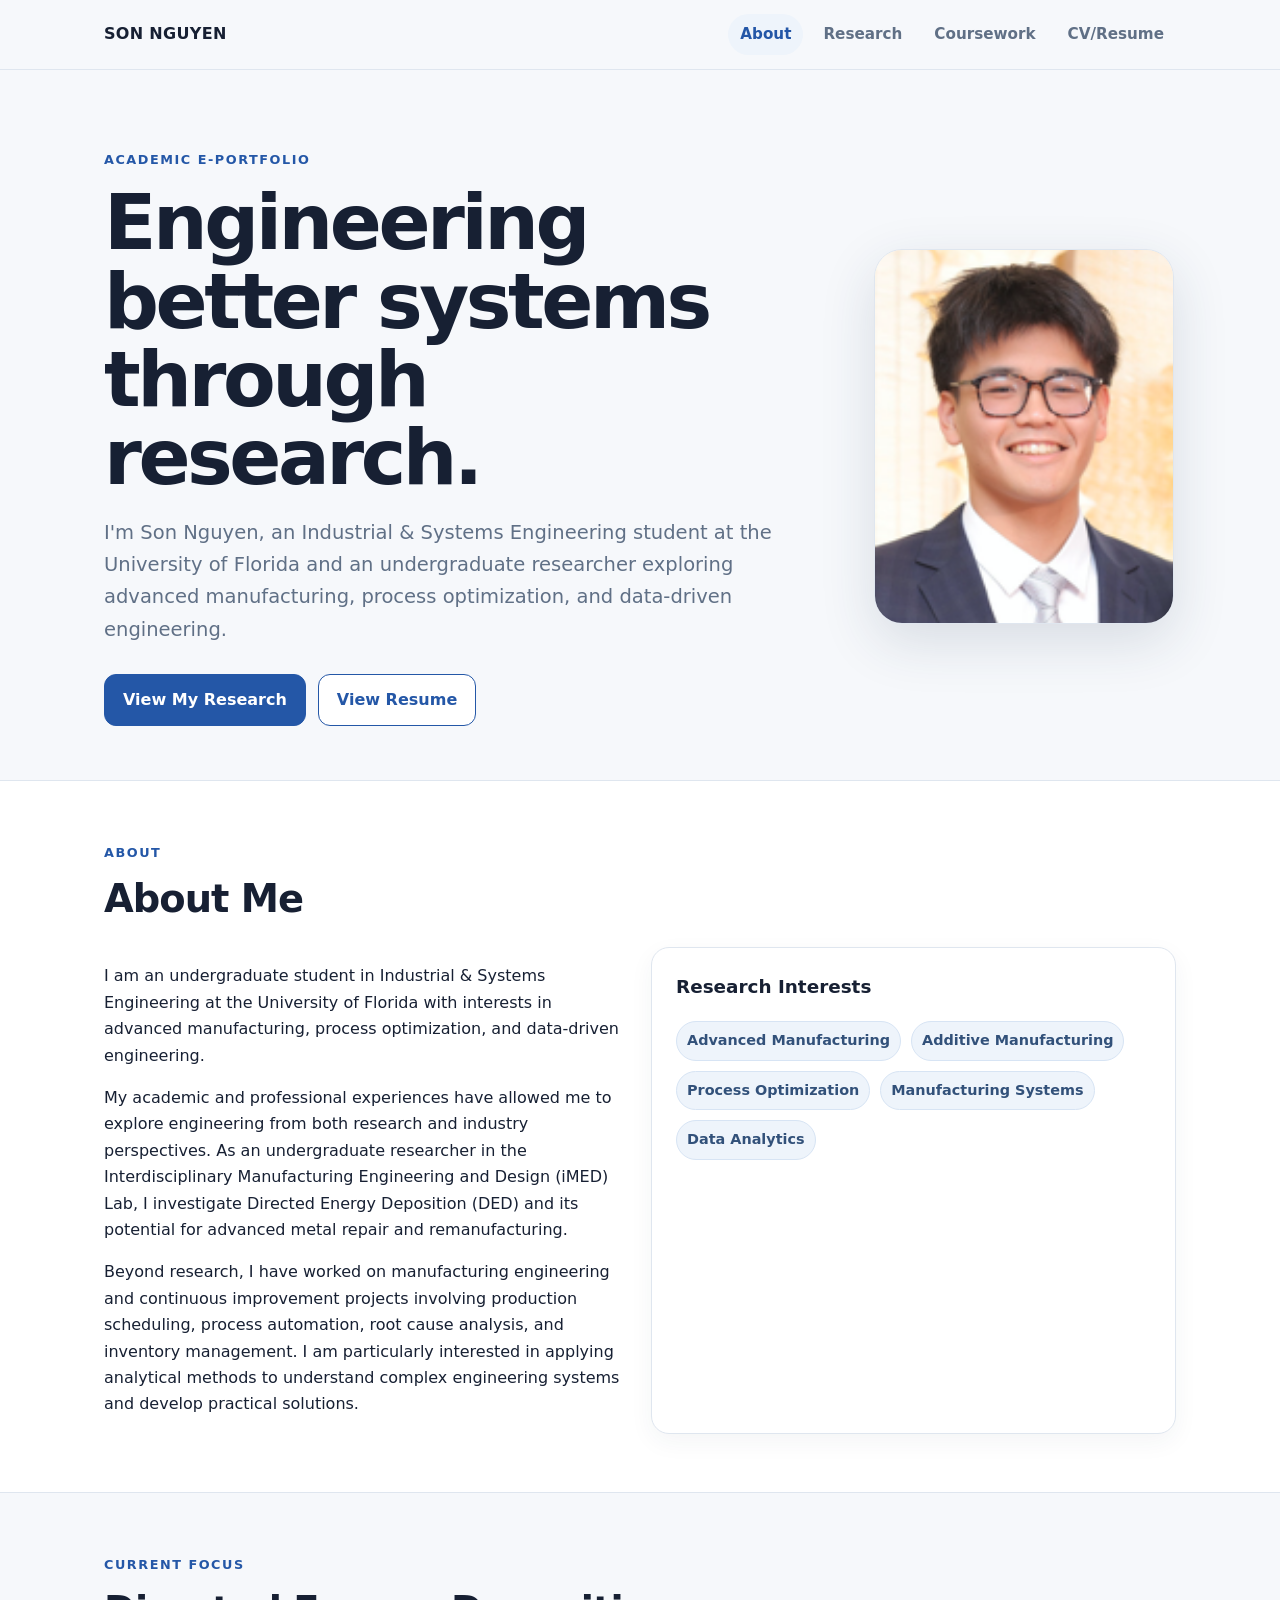
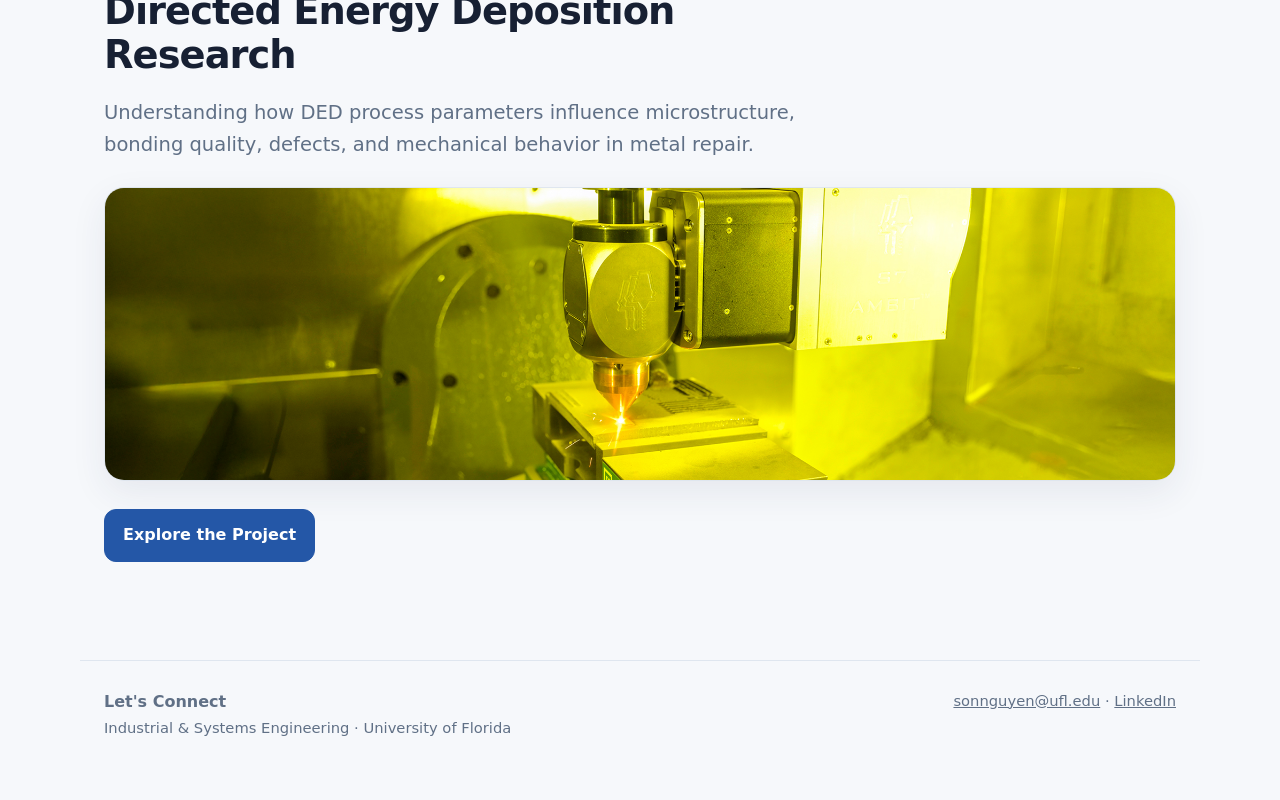
<file: index.html>
<!doctype html>
<html lang="en">
<head>
<meta charset="utf-8">
<meta name="viewport" content="width=device-width,initial-scale=1">
<meta name="description" content="Son Nguyen — Industrial & Systems Engineering student and undergraduate researcher at the University of Florida.">
<title>Son Nguyen | About</title>
<link rel="stylesheet" href="styles.css">
</head>
<body>

<nav class="nav">
  <div class="nav-inner">
    <a class="brand" href="index.html">SON NGUYEN</a>
    <div class="nav-links">
      <a href="index.html" class="active">About</a>
      <a href="research.html" >Research</a>
      <a href="coursework.html" >Coursework</a>
      <a href="resume.html" >CV/Resume</a>
    </div>
  </div>
</nav>


<main>
  <section class="hero">
    <div class="wrap hero-grid">
      <div>
        <span class="eyebrow">Academic E-Portfolio</span>
        <h1>Engineering better systems through research.</h1>
        <p class="lede">I'm Son Nguyen, an Industrial &amp; Systems Engineering student at the University of Florida and an undergraduate researcher exploring advanced manufacturing, process optimization, and data-driven engineering.</p>
        <div class="actions">
          <a class="btn primary" href="research.html">View My Research</a>
          <a class="btn secondary" href="resume.html">View Resume</a>
        </div>
      </div>
      <img class="headshot" src="assets/headshot.png" alt="Professional headshot of Son Nguyen">
    </div>
  </section>

  <section class="section alt">
    <div class="wrap">
      <div class="section-head">
        <span class="eyebrow">About</span>
        <h2>About Me</h2>
      </div>
      <div class="grid-2">
        <div>
          <p>I am an undergraduate student in Industrial &amp; Systems Engineering at the University of Florida with interests in advanced manufacturing, process optimization, and data-driven engineering.</p>
          <p>My academic and professional experiences have allowed me to explore engineering from both research and industry perspectives. As an undergraduate researcher in the Interdisciplinary Manufacturing Engineering and Design (iMED) Lab, I investigate Directed Energy Deposition (DED) and its potential for advanced metal repair and remanufacturing.</p>
          <p>Beyond research, I have worked on manufacturing engineering and continuous improvement projects involving production scheduling, process automation, root cause analysis, and inventory management. I am particularly interested in applying analytical methods to understand complex engineering systems and develop practical solutions.</p>
        </div>
        <div class="card">
          <h3>Research Interests</h3>
          <div class="tag-row">
            <span class="tag">Advanced Manufacturing</span>
            <span class="tag">Additive Manufacturing</span>
            <span class="tag">Process Optimization</span>
            <span class="tag">Manufacturing Systems</span>
            <span class="tag">Data Analytics</span>
          </div>
        </div>
      </div>
    </div>
  </section>

  <section class="section">
    <div class="wrap">
      <div class="section-head">
        <span class="eyebrow">Current Focus</span>
        <h2>Directed Energy Deposition Research</h2>
        <p class="lede">Understanding how DED process parameters influence microstructure, bonding quality, defects, and mechanical behavior in metal repair.</p>
      </div>
      <img class="research-image" src="assets/ded_laser.png" alt="Directed Energy Deposition laser processing">
      <div class="actions"><a class="btn primary" href="research.html">Explore the Project</a></div>
    </div>
  </section>
</main>


<footer class="footer">
  <div class="wrap footer-inner">
    <div>
      <strong>Let's Connect</strong><br>
      <span class="small">Industrial & Systems Engineering · University of Florida</span>
    </div>
    <div class="small">
      <a href="mailto:sonnguyen@ufl.edu">sonnguyen@ufl.edu</a> ·
      <a href="https://www.linkedin.com/in/son-nguyen-9221712a1/" target="_blank" rel="noopener">LinkedIn</a>
    </div>
  </div>
</footer>

</body>
</html>
</file>
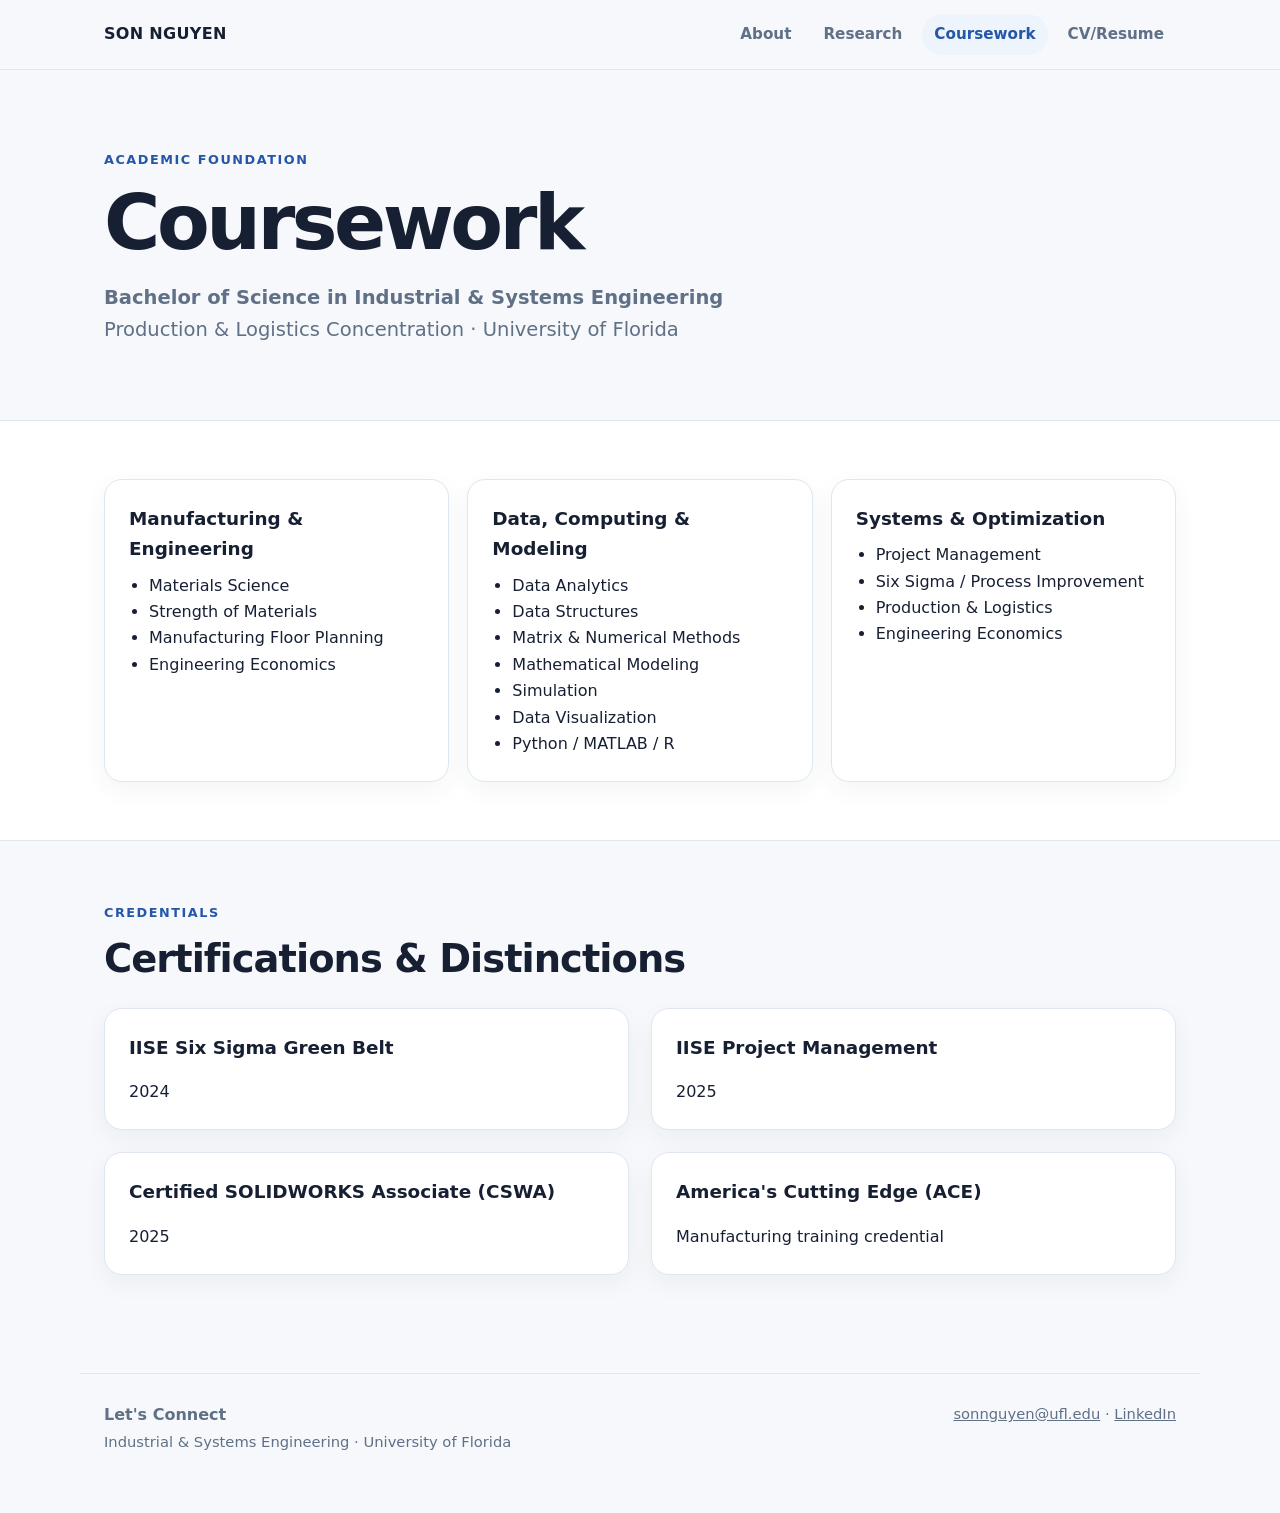
<file: coursework.html>
<!doctype html>
<html lang="en">
<head>
<meta charset="utf-8">
<meta name="viewport" content="width=device-width,initial-scale=1">
<meta name="description" content="Son Nguyen — Industrial & Systems Engineering student and undergraduate researcher at the University of Florida.">
<title>Son Nguyen | Coursework</title>
<link rel="stylesheet" href="styles.css">
</head>
<body>

<nav class="nav">
  <div class="nav-inner">
    <a class="brand" href="index.html">SON NGUYEN</a>
    <div class="nav-links">
      <a href="index.html" >About</a>
      <a href="research.html" >Research</a>
      <a href="coursework.html" class="active">Coursework</a>
      <a href="resume.html" >CV/Resume</a>
    </div>
  </div>
</nav>


<main>
  <section class="hero">
    <div class="wrap">
      <span class="eyebrow">Academic Foundation</span>
      <h1>Coursework</h1>
      <p class="lede"><strong>Bachelor of Science in Industrial &amp; Systems Engineering</strong><br>Production &amp; Logistics Concentration · University of Florida</p>
    </div>
  </section>

  <section class="section alt">
    <div class="wrap course-columns">
      <div class="card">
        <h3>Manufacturing &amp; Engineering</h3>
        <ul class="list-clean">
          <li>Materials Science</li>
          <li>Strength of Materials</li>
          <li>Manufacturing Floor Planning</li>
          <li>Engineering Economics</li>
        </ul>
      </div>
      <div class="card">
        <h3>Data, Computing &amp; Modeling</h3>
        <ul class="list-clean">
          <li>Data Analytics</li>
          <li>Data Structures</li>
          <li>Matrix &amp; Numerical Methods</li>
          <li>Mathematical Modeling</li>
          <li>Simulation</li>
          <li>Data Visualization</li>
          <li>Python / MATLAB / R</li>
        </ul>
      </div>
      <div class="card">
        <h3>Systems &amp; Optimization</h3>
        <ul class="list-clean">
          <li>Project Management</li>
          <li>Six Sigma / Process Improvement</li>
          <li>Production &amp; Logistics</li>
          <li>Engineering Economics</li>
        </ul>
      </div>
    </div>
  </section>

  <section class="section">
    <div class="wrap">
      <div class="section-head">
        <span class="eyebrow">Credentials</span>
        <h2>Certifications &amp; Distinctions</h2>
      </div>
      <div class="grid-2">
        <div class="card"><h3>IISE Six Sigma Green Belt</h3><p>2024</p></div>
        <div class="card"><h3>IISE Project Management</h3><p>2025</p></div>
        <div class="card"><h3>Certified SOLIDWORKS Associate (CSWA)</h3><p>2025</p></div>
        <div class="card"><h3>America's Cutting Edge (ACE)</h3><p>Manufacturing training credential</p></div>
      </div>
    </div>
  </section>
</main>


<footer class="footer">
  <div class="wrap footer-inner">
    <div>
      <strong>Let's Connect</strong><br>
      <span class="small">Industrial & Systems Engineering · University of Florida</span>
    </div>
    <div class="small">
      <a href="mailto:sonnguyen@ufl.edu">sonnguyen@ufl.edu</a> ·
      <a href="https://www.linkedin.com/in/son-nguyen-9221712a1/" target="_blank" rel="noopener">LinkedIn</a>
    </div>
  </div>
</footer>

</body>
</html>
</file>
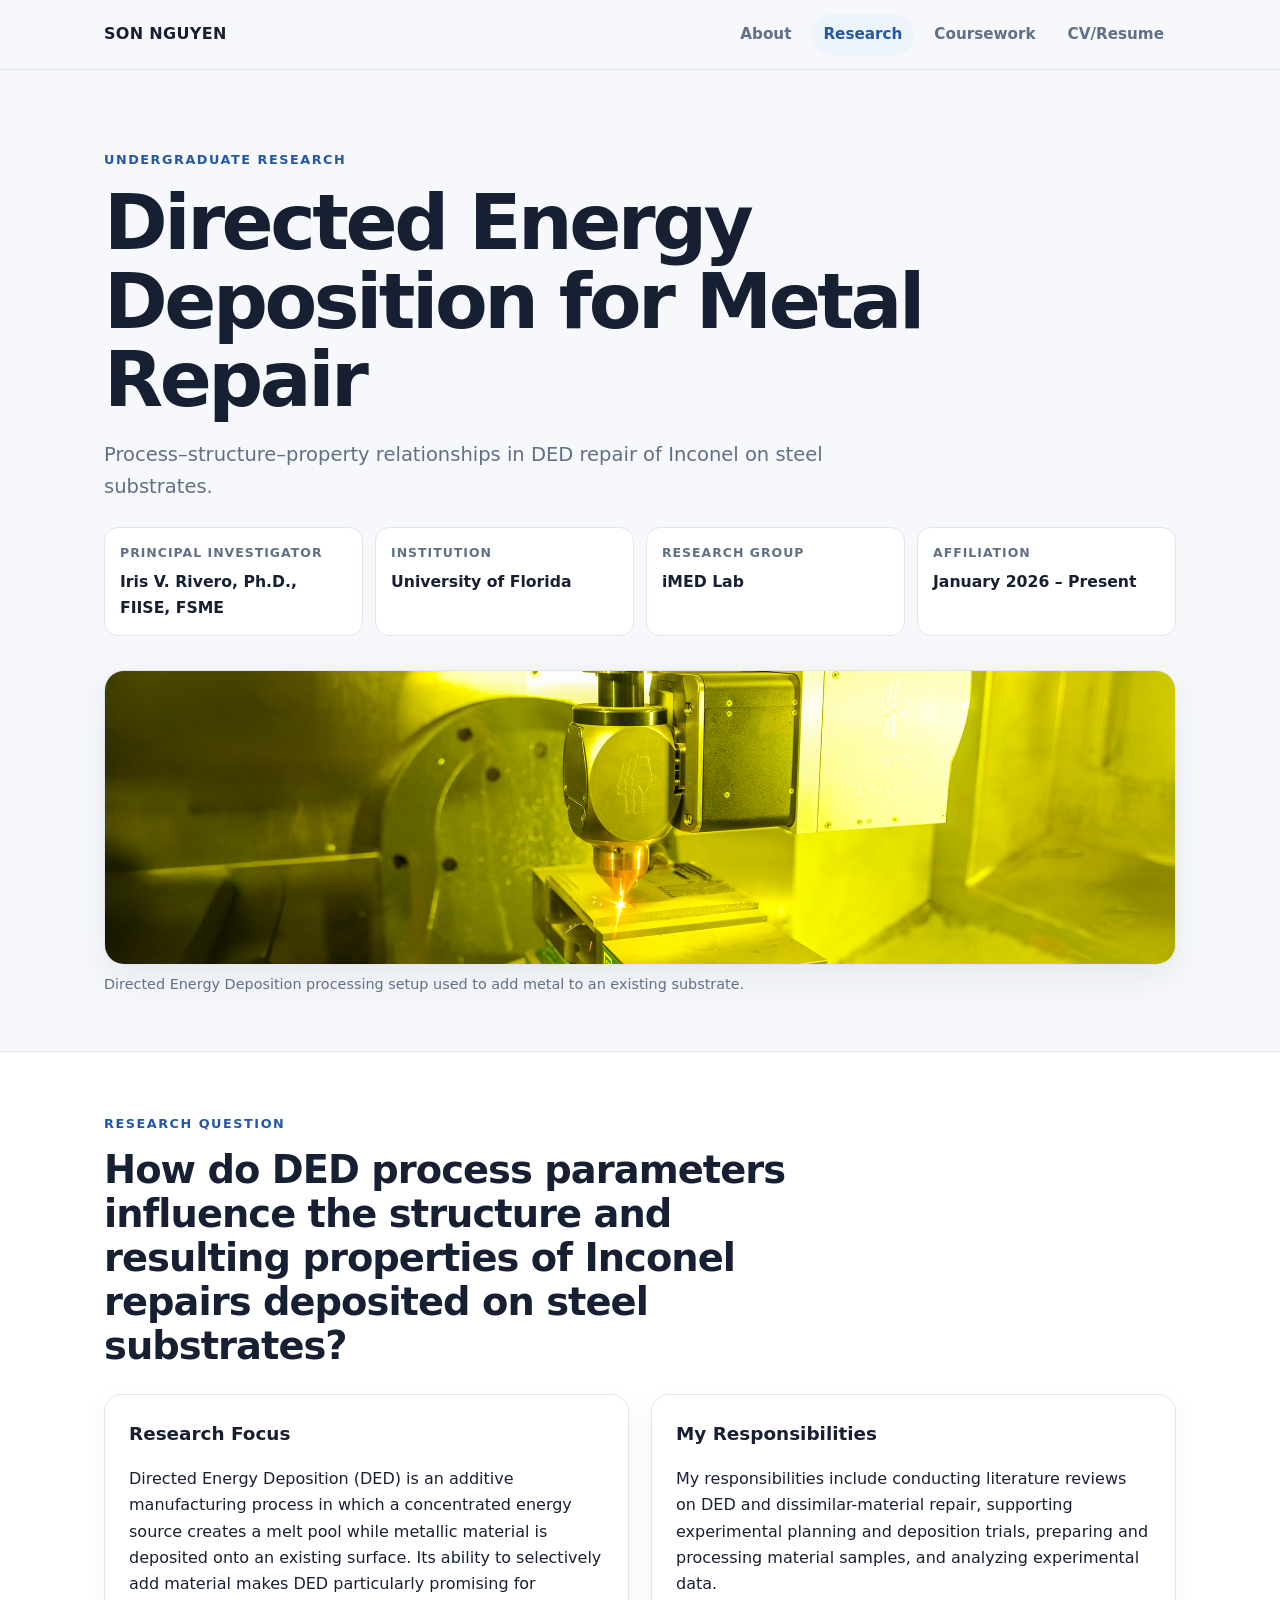
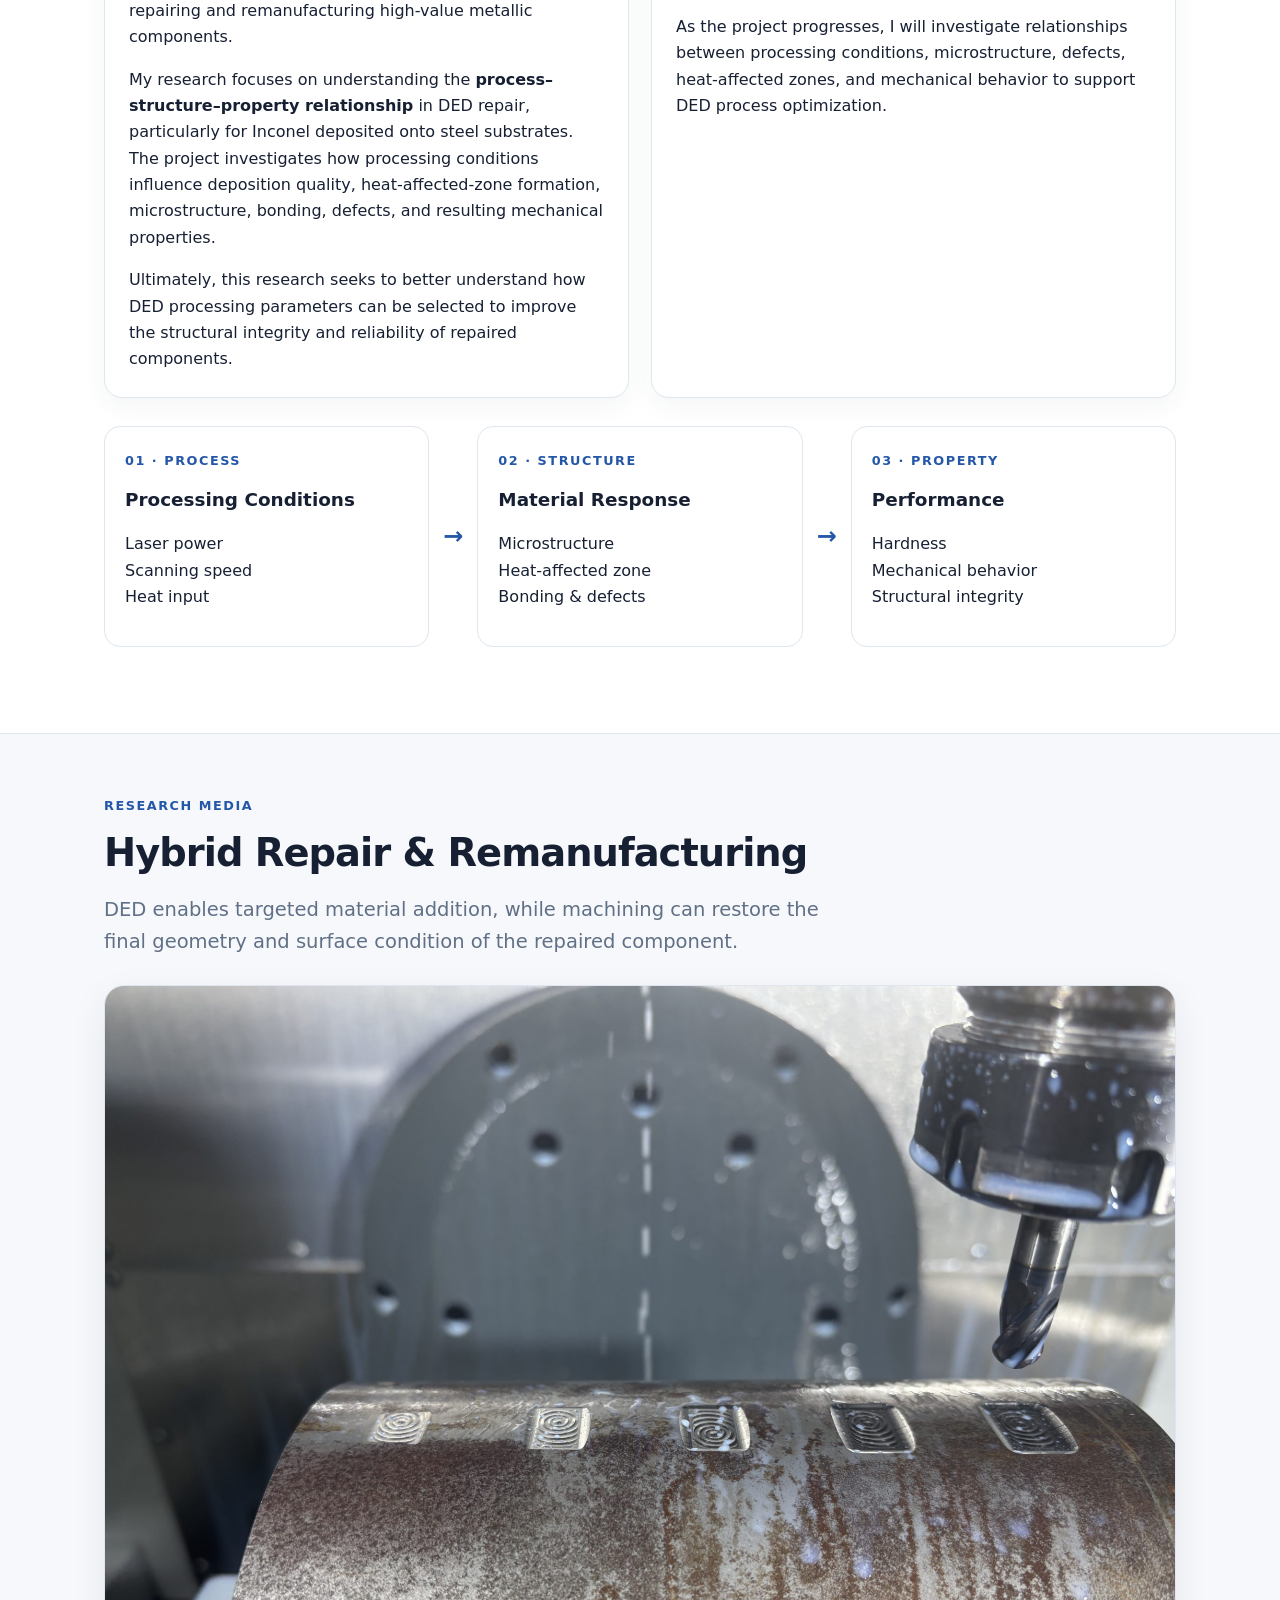
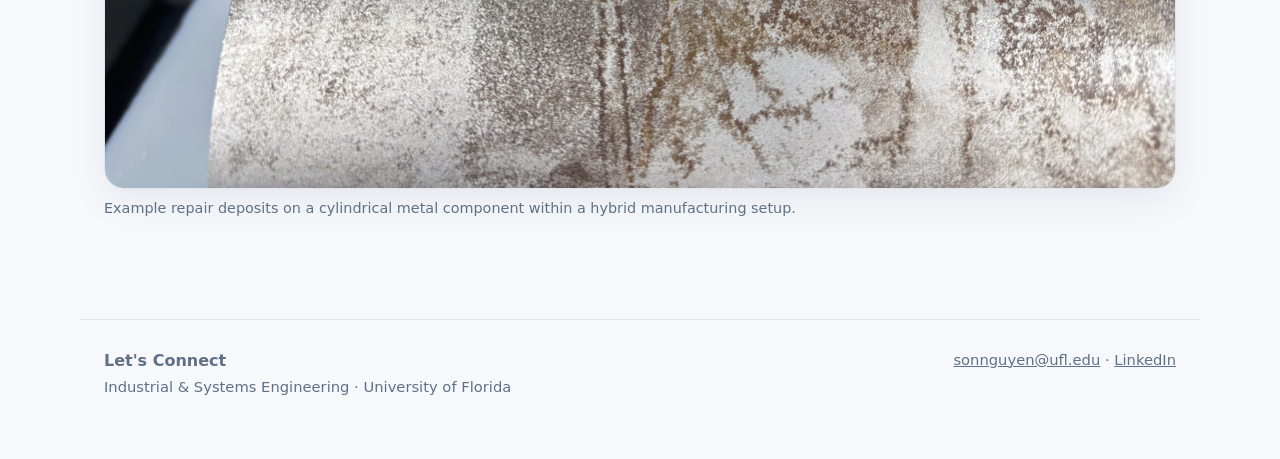
<file: research.html>
<!doctype html>
<html lang="en">
<head>
<meta charset="utf-8">
<meta name="viewport" content="width=device-width,initial-scale=1">
<meta name="description" content="Son Nguyen — Industrial & Systems Engineering student and undergraduate researcher at the University of Florida.">
<title>Son Nguyen | Research</title>
<link rel="stylesheet" href="styles.css">
</head>
<body>

<nav class="nav">
  <div class="nav-inner">
    <a class="brand" href="index.html">SON NGUYEN</a>
    <div class="nav-links">
      <a href="index.html" >About</a>
      <a href="research.html" class="active">Research</a>
      <a href="coursework.html" >Coursework</a>
      <a href="resume.html" >CV/Resume</a>
    </div>
  </div>
</nav>


<main>
  <section class="hero">
    <div class="wrap">
      <span class="eyebrow">Undergraduate Research</span>
      <h1>Directed Energy Deposition for Metal Repair</h1>
      <p class="lede">Process–structure–property relationships in DED repair of Inconel on steel substrates.</p>

      <div class="meta">
        <div><span>Principal Investigator</span><strong>Iris V. Rivero, Ph.D., FIISE, FSME</strong></div>
        <div><span>Institution</span><strong>University of Florida</strong></div>
        <div><span>Research Group</span><strong>iMED Lab</strong></div>
        <div><span>Affiliation</span><strong>January 2026 – Present</strong></div>
      </div>

      <img class="research-image" src="assets/ded_laser.png" alt="Directed Energy Deposition laser processing metal">
      <div class="caption">Directed Energy Deposition processing setup used to add metal to an existing substrate.</div>
    </div>
  </section>

  <section class="section alt">
    <div class="wrap">
      <div class="section-head">
        <span class="eyebrow">Research Question</span>
        <h2>How do DED process parameters influence the structure and resulting properties of Inconel repairs deposited on steel substrates?</h2>
      </div>

      <div class="grid-2">
        <div class="card">
          <h3>Research Focus</h3>
          <p>Directed Energy Deposition (DED) is an additive manufacturing process in which a concentrated energy source creates a melt pool while metallic material is deposited onto an existing surface. Its ability to selectively add material makes DED particularly promising for repairing and remanufacturing high-value metallic components.</p>
          <p>My research focuses on understanding the <strong>process–structure–property relationship</strong> in DED repair, particularly for Inconel deposited onto steel substrates. The project investigates how processing conditions influence deposition quality, heat-affected-zone formation, microstructure, bonding, defects, and resulting mechanical properties.</p>
          <p>Ultimately, this research seeks to better understand how DED processing parameters can be selected to improve the structural integrity and reliability of repaired components.</p>
        </div>
        <div class="card">
          <h3>My Responsibilities</h3>
          <p>My responsibilities include conducting literature reviews on DED and dissimilar-material repair, supporting experimental planning and deposition trials, preparing and processing material samples, and analyzing experimental data.</p>
          <p>As the project progresses, I will investigate relationships between processing conditions, microstructure, defects, heat-affected zones, and mechanical behavior to support DED process optimization.</p>
        </div>
      </div>

      <div class="flow">
        <div class="step">
          <span class="eyebrow">01 · Process</span>
          <h3>Processing Conditions</h3>
          <p>Laser power<br>Scanning speed<br>Heat input</p>
        </div>
        <div class="arrow">→</div>
        <div class="step">
          <span class="eyebrow">02 · Structure</span>
          <h3>Material Response</h3>
          <p>Microstructure<br>Heat-affected zone<br>Bonding &amp; defects</p>
        </div>
        <div class="arrow">→</div>
        <div class="step">
          <span class="eyebrow">03 · Property</span>
          <h3>Performance</h3>
          <p>Hardness<br>Mechanical behavior<br>Structural integrity</p>
        </div>
      </div>
    </div>
  </section>

  <section class="section">
    <div class="wrap">
      <div class="section-head">
        <span class="eyebrow">Research Media</span>
        <h2>Hybrid Repair &amp; Remanufacturing</h2>
        <p class="lede">DED enables targeted material addition, while machining can restore the final geometry and surface condition of the repaired component.</p>
      </div>
      <img class="research-image" src="assets/ded_repair.png" alt="Metal repair test deposits on a cylindrical steel component inside a machining system">
      <div class="caption">Example repair deposits on a cylindrical metal component within a hybrid manufacturing setup.</div>
    </div>
  </section>
</main>


<footer class="footer">
  <div class="wrap footer-inner">
    <div>
      <strong>Let's Connect</strong><br>
      <span class="small">Industrial & Systems Engineering · University of Florida</span>
    </div>
    <div class="small">
      <a href="mailto:sonnguyen@ufl.edu">sonnguyen@ufl.edu</a> ·
      <a href="https://www.linkedin.com/in/son-nguyen-9221712a1/" target="_blank" rel="noopener">LinkedIn</a>
    </div>
  </div>
</footer>

</body>
</html>
</file>
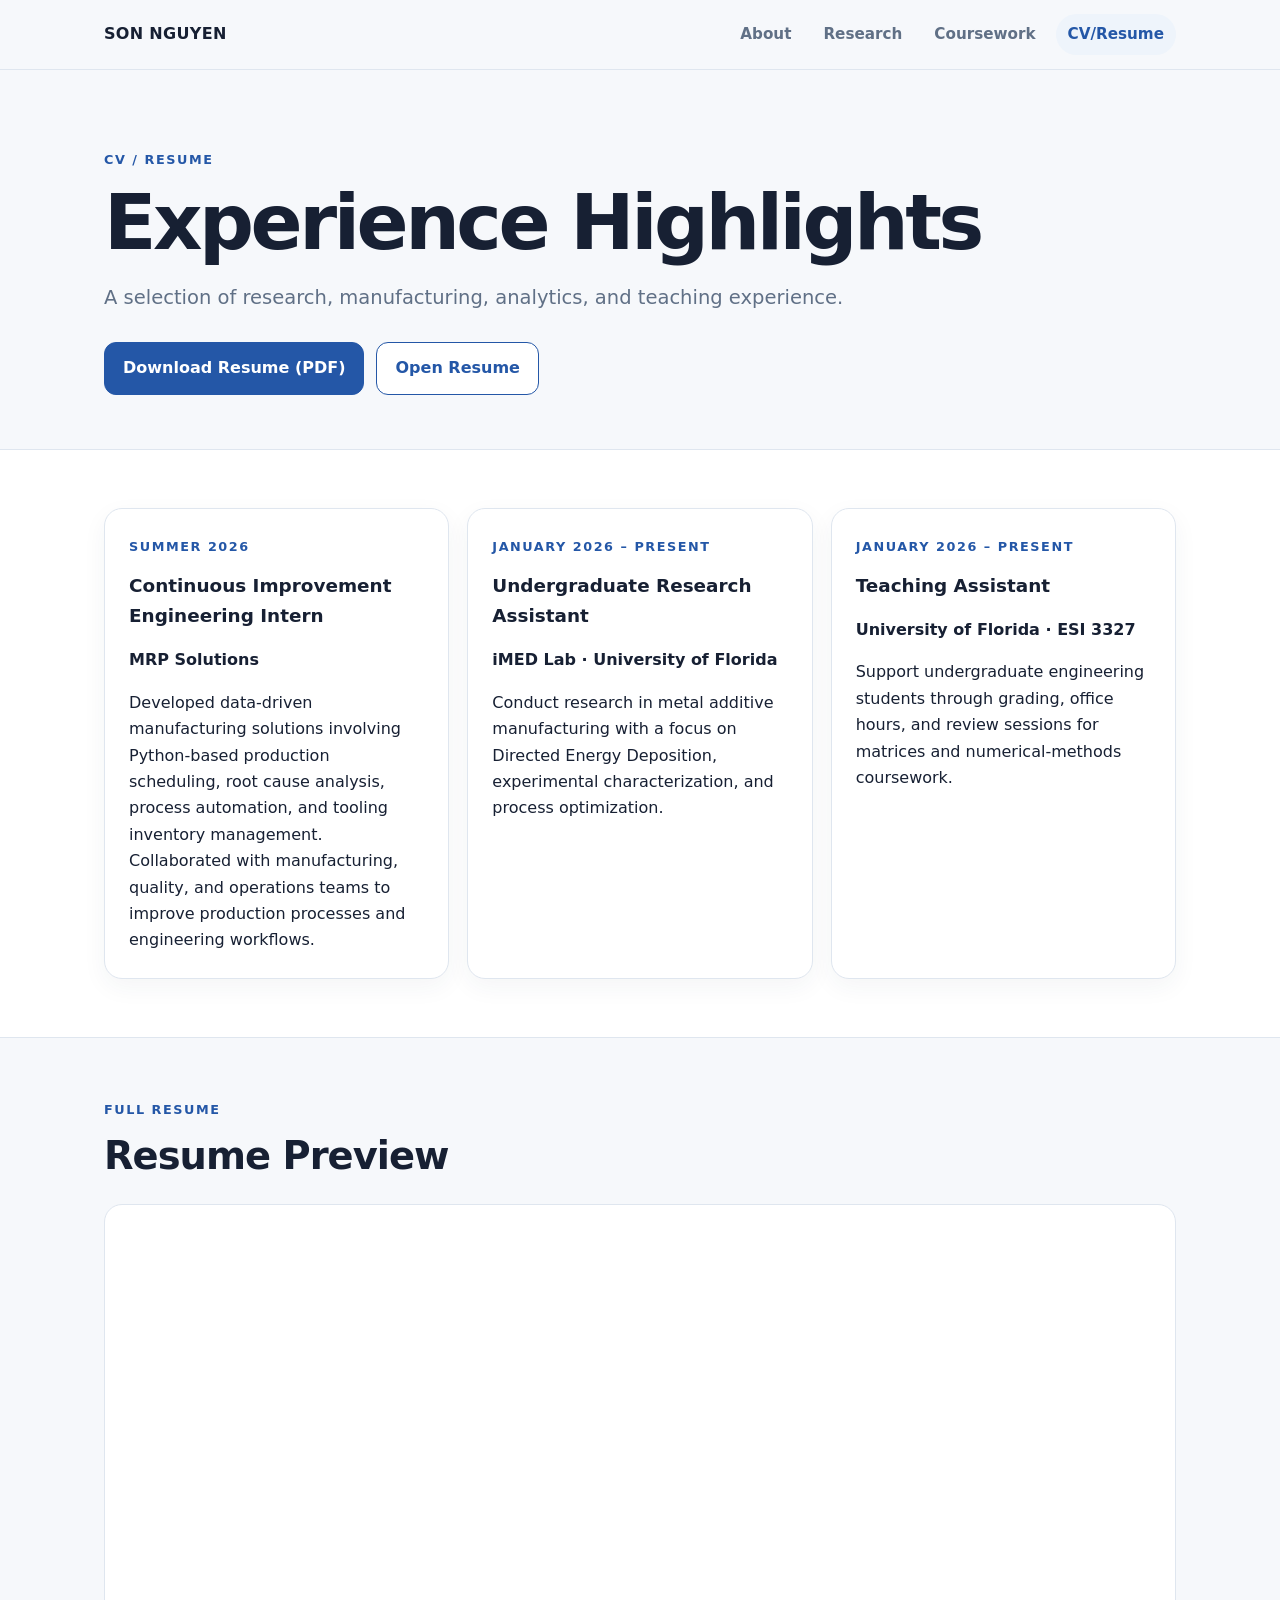
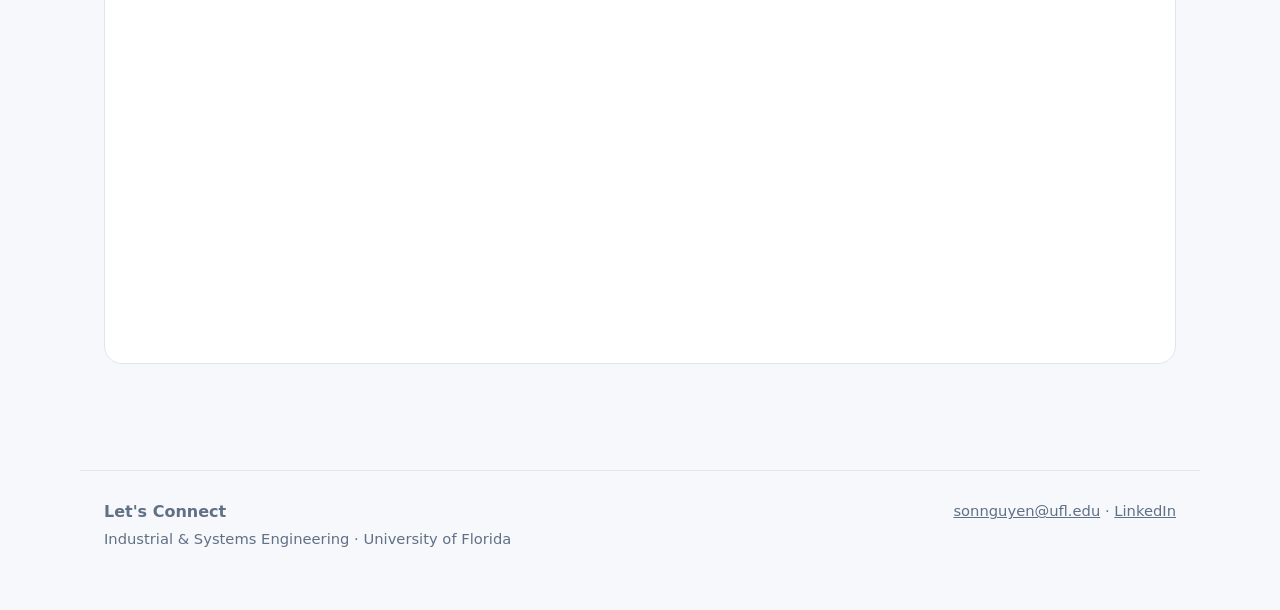
<file: resume.html>
<!doctype html>
<html lang="en">
<head>
<meta charset="utf-8">
<meta name="viewport" content="width=device-width,initial-scale=1">
<meta name="description" content="Son Nguyen — Industrial & Systems Engineering student and undergraduate researcher at the University of Florida.">
<title>Son Nguyen | CV/Resume</title>
<link rel="stylesheet" href="styles.css">
</head>
<body>

<nav class="nav">
  <div class="nav-inner">
    <a class="brand" href="index.html">SON NGUYEN</a>
    <div class="nav-links">
      <a href="index.html" >About</a>
      <a href="research.html" >Research</a>
      <a href="coursework.html" >Coursework</a>
      <a href="resume.html" class="active">CV/Resume</a>
    </div>
  </div>
</nav>


<main>
  <section class="hero">
    <div class="wrap">
      <span class="eyebrow">CV / Resume</span>
      <h1>Experience Highlights</h1>
      <p class="lede">A selection of research, manufacturing, analytics, and teaching experience.</p>
      <div class="actions">
        <a class="btn primary" href="assets/Son_Nguyen_Resume.pdf" download>Download Resume (PDF)</a>
        <a class="btn secondary" href="assets/Son_Nguyen_Resume.pdf" target="_blank">Open Resume</a>
      </div>
    </div>
  </section>

  <section class="section alt">
    <div class="wrap grid-3">
      <div class="card">
        <span class="eyebrow">Summer 2026</span>
        <h3>Continuous Improvement Engineering Intern</h3>
        <p><strong>MRP Solutions</strong></p>
        <p>Developed data-driven manufacturing solutions involving Python-based production scheduling, root cause analysis, process automation, and tooling inventory management. Collaborated with manufacturing, quality, and operations teams to improve production processes and engineering workflows.</p>
      </div>
      <div class="card">
        <span class="eyebrow">January 2026 – Present</span>
        <h3>Undergraduate Research Assistant</h3>
        <p><strong>iMED Lab · University of Florida</strong></p>
        <p>Conduct research in metal additive manufacturing with a focus on Directed Energy Deposition, experimental characterization, and process optimization.</p>
      </div>
      <div class="card">
        <span class="eyebrow">January 2026 – Present</span>
        <h3>Teaching Assistant</h3>
        <p><strong>University of Florida · ESI 3327</strong></p>
        <p>Support undergraduate engineering students through grading, office hours, and review sessions for matrices and numerical-methods coursework.</p>
      </div>
    </div>
  </section>

  <section class="section">
    <div class="wrap">
      <div class="section-head">
        <span class="eyebrow">Full Resume</span>
        <h2>Resume Preview</h2>
      </div>
      <iframe class="resume-frame" src="assets/Son_Nguyen_Resume.pdf" title="Son Nguyen Resume"></iframe>
    </div>
  </section>
</main>


<footer class="footer">
  <div class="wrap footer-inner">
    <div>
      <strong>Let's Connect</strong><br>
      <span class="small">Industrial & Systems Engineering · University of Florida</span>
    </div>
    <div class="small">
      <a href="mailto:sonnguyen@ufl.edu">sonnguyen@ufl.edu</a> ·
      <a href="https://www.linkedin.com/in/son-nguyen-9221712a1/" target="_blank" rel="noopener">LinkedIn</a>
    </div>
  </div>
</footer>

</body>
</html>
</file>
<file: styles.css>
:root{
  --bg:#f6f8fb; --card:#ffffff; --ink:#172033; --muted:#607086;
  --accent:#2457a7; --line:#dfe6ef; --soft:#eef4fb; --max:1120px;
}
*{box-sizing:border-box}
html{scroll-behavior:smooth}
body{margin:0;font-family:Inter,ui-sans-serif,system-ui,-apple-system,BlinkMacSystemFont,"Segoe UI",sans-serif;color:var(--ink);background:var(--bg);line-height:1.65}
a{color:inherit}
.nav{position:sticky;top:0;z-index:20;background:rgba(246,248,251,.94);backdrop-filter:blur(10px);border-bottom:1px solid var(--line)}
.nav-inner{max-width:var(--max);margin:auto;padding:14px 24px;display:flex;justify-content:space-between;align-items:center;gap:24px}
.brand{text-decoration:none;font-weight:800;letter-spacing:.02em}
.nav-links{display:flex;gap:8px;flex-wrap:wrap}
.nav-links a{text-decoration:none;padding:8px 12px;border-radius:999px;color:var(--muted);font-weight:650;font-size:.95rem}
.nav-links a:hover,.nav-links a.active{background:var(--soft);color:var(--accent)}
.wrap{max-width:var(--max);margin:auto;padding:0 24px}
.hero{padding:76px 0 54px}
.hero-grid{display:grid;grid-template-columns:1.4fr .6fr;align-items:center;gap:56px}
.eyebrow{display:inline-block;font-size:.8rem;letter-spacing:.12em;text-transform:uppercase;color:var(--accent);font-weight:800;margin-bottom:14px}
h1{font-size:clamp(2.5rem,6vw,5.2rem);line-height:1.02;margin:0 0 18px;letter-spacing:-.045em}
h2{font-size:clamp(1.8rem,3vw,2.6rem);line-height:1.15;margin:0 0 16px;letter-spacing:-.025em}
h3{font-size:1.15rem;margin:0 0 8px}
.lede{font-size:1.22rem;color:var(--muted);max-width:760px}
.headshot{width:min(100%,300px);aspect-ratio:4/5;object-fit:cover;border-radius:28px;border:1px solid var(--line);box-shadow:0 18px 55px rgba(35,55,85,.14);justify-self:center}
.actions{display:flex;gap:12px;flex-wrap:wrap;margin-top:28px}
.btn{display:inline-block;text-decoration:none;border-radius:12px;padding:12px 18px;font-weight:750;border:1px solid var(--accent);transition:.2s ease}
.btn.primary{background:var(--accent);color:white}
.btn.secondary{background:white;color:var(--accent)}
.btn:hover{transform:translateY(-1px)}
.section{padding:58px 0}
.section.alt{background:white;border-top:1px solid var(--line);border-bottom:1px solid var(--line)}
.section-head{max-width:760px;margin-bottom:26px}
.grid-3{display:grid;grid-template-columns:repeat(3,1fr);gap:18px}
.grid-2{display:grid;grid-template-columns:repeat(2,1fr);gap:22px}
.card{background:var(--card);border:1px solid var(--line);border-radius:18px;padding:24px;box-shadow:0 8px 24px rgba(30,55,85,.05)}
.card p:last-child{margin-bottom:0}
.tag-row{display:flex;gap:10px;flex-wrap:wrap;margin-top:18px}
.tag{background:var(--soft);color:#32517a;border:1px solid #d7e4f4;padding:7px 10px;border-radius:999px;font-size:.9rem;font-weight:650}
.meta{display:grid;grid-template-columns:repeat(4,1fr);gap:12px;margin:24px 0 34px}
.meta div{background:white;border:1px solid var(--line);border-radius:14px;padding:15px}
.meta span{display:block;color:var(--muted);font-size:.78rem;text-transform:uppercase;letter-spacing:.08em;font-weight:750}
.meta strong{display:block;margin-top:5px;font-size:.98rem}
.research-image{width:100%;display:block;border-radius:20px;border:1px solid var(--line);box-shadow:0 12px 35px rgba(35,55,85,.08)}
.caption{color:var(--muted);font-size:.9rem;margin-top:8px}
.flow{display:grid;grid-template-columns:1fr auto 1fr auto 1fr;gap:14px;align-items:stretch;margin:28px 0}
.flow .step{background:white;border:1px solid var(--line);border-radius:16px;padding:20px}
.arrow{display:flex;align-items:center;justify-content:center;font-size:1.5rem;color:var(--accent);font-weight:800}
.list-clean{margin:0;padding-left:20px}
.course-columns{display:grid;grid-template-columns:repeat(3,1fr);gap:18px}
.resume-frame{width:100%;height:760px;border:1px solid var(--line);border-radius:18px;background:white}
.footer{padding:40px 0 58px;color:var(--muted)}
.footer-inner{display:flex;justify-content:space-between;gap:24px;flex-wrap:wrap;border-top:1px solid var(--line);padding-top:28px}
.small{font-size:.92rem;color:var(--muted)}
@media(max-width:850px){
  .hero-grid,.grid-3,.grid-2,.course-columns,.meta{grid-template-columns:1fr}
  .hero{padding-top:46px}
  .flow{grid-template-columns:1fr}
  .arrow{transform:rotate(90deg)}
  .nav-inner{align-items:flex-start;flex-direction:column;gap:8px}
  .nav-links{gap:2px}
  .resume-frame{height:600px}
}
</file>
